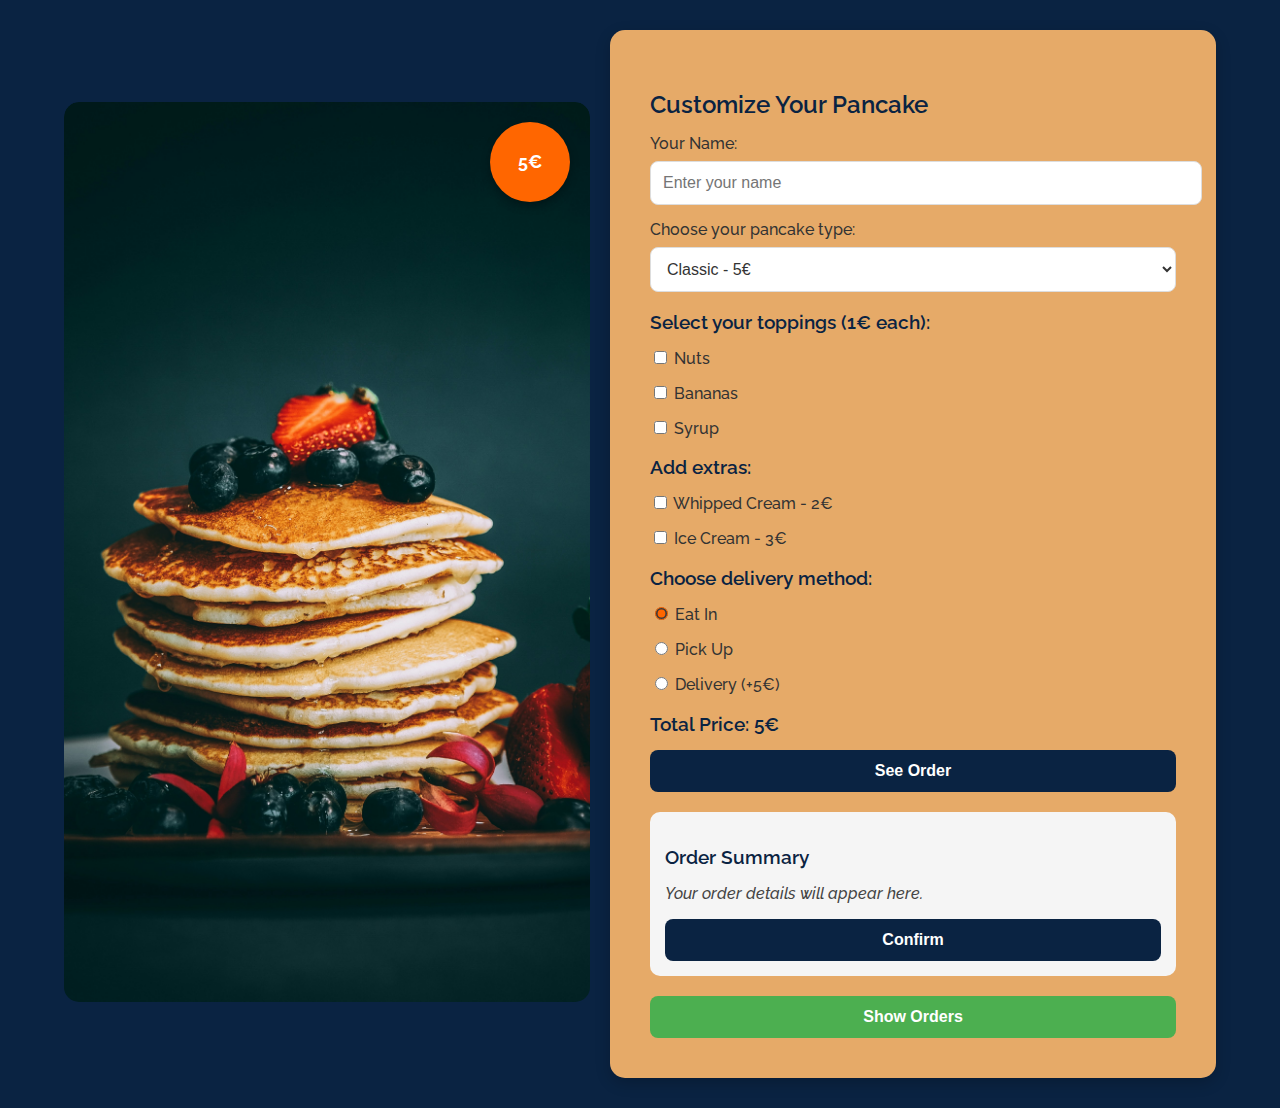
<file: index.html>
<!DOCTYPE html>
<html lang="en">
  <head>
    <meta charset="UTF-8" />
    <title>Pancake Maker</title>
    <link rel="stylesheet" href="style.css" />
  </head>
  <body>
    <div class="container">
      <div class="image-container">
        <img src="pancake.jpeg" alt="Delicious pancakes" />
        <div class="price-banner"><span id="totalPrice">5€</span></div>
      </div>

      <div class="form-container">
        <h2>Customize Your Pancake</h2>

        <form id="pancakeForm">
          <!-- Customer Name -->
          <label for="customerName">Your Name:</label>
          <input
            type="text"
            id="customerName"
            placeholder="Enter your name"
            required
          />

          <!-- Pancake Type -->
          <label for="type">Choose your pancake type:</label>
          <select id="type">
            <option data-price="5" value="Classic">Classic - 5€</option>
            <option data-price="6" value="Chocolate">Chocolate - 6€</option>
            <option data-price="7" value="Blueberry">Blueberry - 7€</option>
          </select>

          <!-- Toppings -->
          <h3>Select your toppings (1€ each):</h3>
          <label
            ><input
              type="checkbox"
              class="topping"
              data-price="1"
              name="nuts"
            />
            Nuts
          </label>
          <label
            ><input
              type="checkbox"
              class="topping"
              data-price="1"
              name="bananas"
            />
            Bananas
          </label>
          <label
            ><input
              type="checkbox"
              class="topping"
              data-price="1"
              name="syrup"
            />
            Syrup
          </label>

          <!-- Extras -->
          <h3>Add extras:</h3>
          <label
            ><input
              type="checkbox"
              class="extra"
              data-price="2"
              name="Whipped-cream"
            />
            Whipped Cream - 2€</label
          >
          <label
            ><input
              type="checkbox"
              class="extra"
              data-price="3"
              name="ice-cream"
            />
            Ice Cream - 3€</label
          >

          <!-- Delivery Method -->
          <h3>Choose delivery method:</h3>
          <label
            ><input
              type="radio"
              name="delivery"
              class="delivery"
              data-price="0"
              checked
              value="Eat-In"
            />
            Eat In</label
          >
          <label
            ><input
              type="radio"
              name="delivery"
              class="delivery"
              data-price="0"
              value="Pick-Up"
            />
            Pick Up</label
          >
          <label
            ><input
              type="radio"
              name="delivery"
              class="delivery"
              data-price="5"
              value="Delivery"
            />
            Delivery (+5€)</label
          >

          <!-- Total Price Display -->
          <h3>Total Price: <span id="totalPriceDisplay">5€</span></h3>

          <!-- See Order Button -->
          <button type="button" id="seeOrder">See Order</button>
        </form>

        <!-- Order Summary Display -->
        <div id="orderSummary">
          <h3>Order Summary</h3>
          <p id="summaryText">Your order details will appear here.</p>
          <button id="confirmOrder" type="button">Confirm</button>
        </div>
        <div class="showOrdersPage">
          <button type="button"><a href="orders.html">Show Orders</a></button>
        </div>
      </div>
    </div>

    <!-- <script src="script.js"></script> -->
    <script src="main.js"></script>
  </body>
</html>
</file>
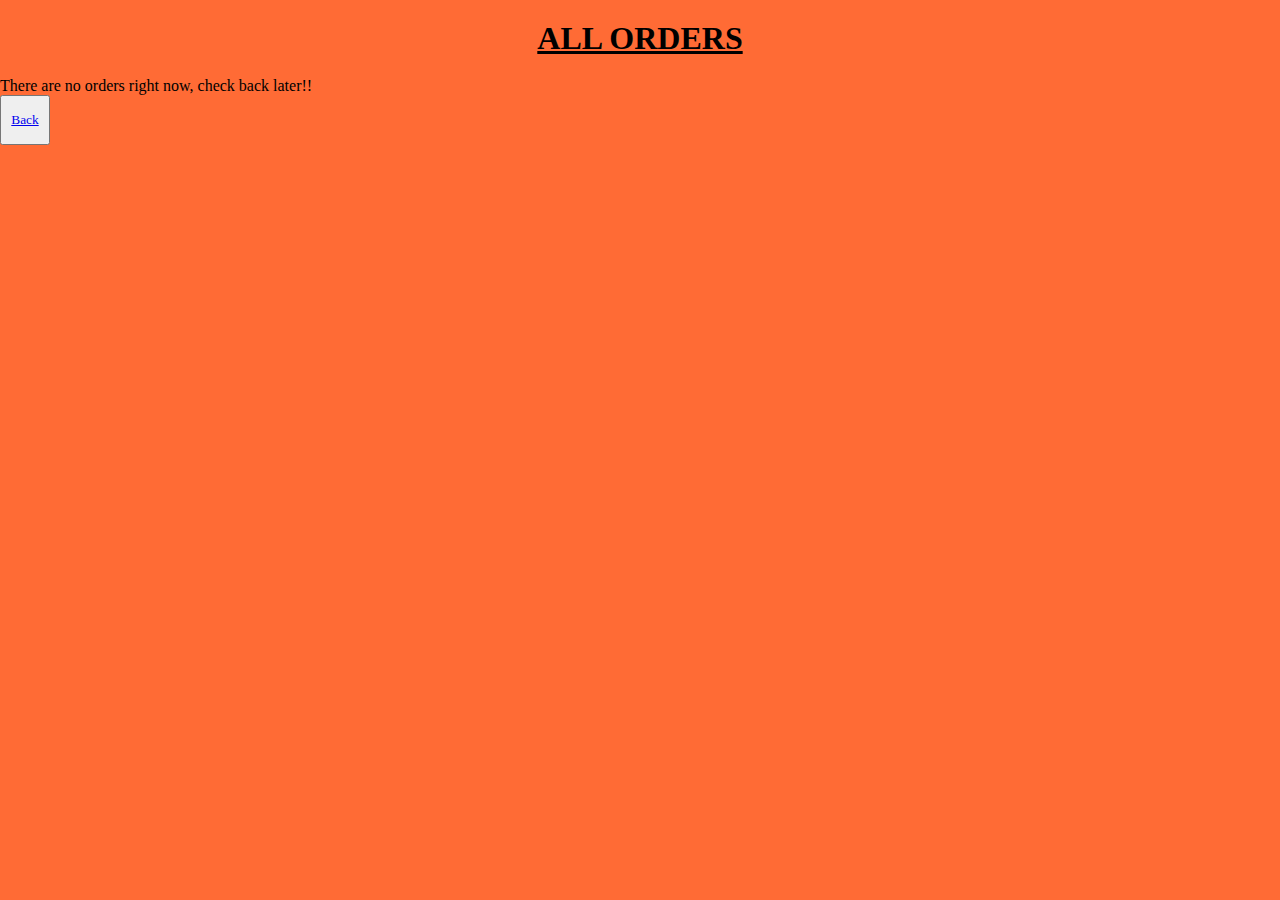
<file: orders.html>
<!DOCTYPE html>
<html lang="en">
  <head>
    <meta charset="UTF-8" />
    <meta name="viewport" content="width=device-width, initial-scale=1.0" />
    <link href="orders.css" rel="stylesheet" />
    <title>Orders</title>
  </head>
  <body>
    <header>
      <h1>ALL ORDERS</h1>
    </header>
    <main>
      <div id="ordersList">
        <div id="ordersDisplay"></div>
      </div>
      <button class="backBtn"><a href="./index.html">Back</a></button>
    </main>

    <script src="orders.js"></script>
  </body>
</html>
</file>
<file: style.css>
@import url("https://fonts.googleapis.com/css2?family=Raleway:ital,wght@0,100..900;1,100..900&display=swap");

body {
  background-color: #0a2342;
  color: #ffffff;
  font-family: "Raleway";
  display: flex;
  justify-content: center;
  align-items: center;
  margin: 0;
  min-height: 100vh;
}

.container {
  display: flex;
  flex-wrap: wrap;
  align-items: center;
  justify-content: center;
  width: 90%;
  max-width: 1200px;
  margin: 30px auto;
  gap: 20px;
}

.image-container {
  flex: 1;
  min-height: 100vh;
  overflow: hidden;
  border-radius: 15px;
  position: relative;
}

.image-container img {
  object-fit: cover;
  width: 100%;
  height: 100vh;
  border-radius: 15px;
}

.price-banner {
  position: absolute;
  top: 20px;
  right: 20px;
  background-color: #ff6600;
  color: white;
  border-radius: 50%;
  width: 80px;
  height: 80px;
  display: flex;
  justify-content: center;
  align-items: center;
  font-size: 18px;
  font-weight: bold;
  box-shadow: 0px 4px 10px rgba(0, 0, 0, 0.3);
}

.form-container {
  flex: 1;
  padding: 40px;
  min-height: 100vh;
  background: #e6aa68;
  border-radius: 15px;
  box-shadow: 0px 5px 15px rgba(0, 0, 0, 0.2);
}

h2,
h3 {
  color: #0a2342;
  margin-bottom: 15px;
  font-weight: 600;
}

label {
  font-weight: 500;
  display: block;
  margin-top: 15px;
  color: #333;
}

input[type="text"],
select {
  width: 100%;
  padding: 12px;
  margin-top: 8px;
  border: 1px solid #ddd;
  border-radius: 8px;
  font-size: 16px;
  background: #fff;
  color: #333;
  transition: 0.3s ease-in-out;
}

input:focus,
select:focus {
  border-color: #ff6600;
  outline: none;
  box-shadow: 0px 0px 8px rgba(255, 102, 0, 0.3);
}

/* 🌟 Checkboxes & Radio Buttons */
input[type="checkbox"],
input[type="radio"] {
  accent-color: #ff6600;
  cursor: pointer;
}

button {
  background: #0a2342;
  color: white;
  padding: 12px 18px;
  border: none;
  border-radius: 8px;
  cursor: pointer;
  font-size: 16px;
  font-weight: bold;
  transition: background 0.3s ease-in-out;
  display: block;
  width: 100%;
  margin-top: 10px;
}

button:hover {
  background: #ff6600;
}

.showOrdersPage {
  text-align: center;
  margin-top: 20px;
}

.showOrdersPage button {
  background: #4caf50;
}

.showOrdersPage button:hover {
  background: #388e3c;
}

button a {
  text-decoration: none;
  color: white;
  font-weight: bold;
}

#orderSummary {
  margin-top: 20px;
  padding: 15px;
  background: #f5f5f5;
  color: #333;
  border-radius: 10px;
}

#summaryText {
  font-style: italic;
  font-weight: 500;
  color: #444;
}

/*  Mobile Responsive */
@media (max-width: 768px) {
  .container {
    flex-direction: column;
    align-items: center;
  }

  .image-container img {
    height: 50vh;
  }

  .form-container {
    width: 100%;
    padding: 30px;
  }

  .price-banner {
    width: 60px;
    height: 60px;
    font-size: 14px;
  }

  button {
    width: 100%;
  }
}
</file>
<file: orders.css>
@import url("https://fonts.googleapis.com/css2?family=Raleway:ital,wght@0,100..900;1,100..900&display=swap");

* {
  box-sizing: border-box;
  font-family: "railway";
  margin: 0;
}

html {
  scroll-behavior: smooth;
  font-size: 16px;
}

body {
  background-color: #ff6b35;
}

#ordersList {
  display: flex;
  flex-flow: column wrap;
  border: 20px solid outset;
}

#orderDisplay {
  display: flex;
  background-color: aqua;
  border: 2px solid black;
}

.orderContainer {
  height: auto;
  width: 40%;
  color: black;
  border: 2px transparent;
  background: #f7c59f;
  margin: 20px;
  padding: 9px;
  border-radius: 6px;
  line-height: 25px;
  font-size: 1.2rem;
  font-weight: 400;
}
h1 {
  margin: 20px;
  text-align: center;
  text-decoration: underline;
}

.order-header {
  display: flex;
  justify-content: space-between;
  align-items: center;
}

.status-indicator {
  width: 20px;
  height: 20px;
  border-radius: 50%;
}

.status-container {
  display: flex;
  align-items: center;
  gap: 10px;
  margin-top: 10px;
}

.delete-order-btn {
  background-color: #ff4d4d;
  color: white;
  border: none;
  padding: 5px 10px;
  border-radius: 3px;
  cursor: pointer;
  transition: background-color 0.3s ease;
}

.delete-order-btn:hover {
  background-color: #ff1a1a;
}

.order-status-select {
  margin-right: 10px;
}
.backBtn {
  width: 50px;
  height: 50px;
  position: relative;
  right: 30;
  top: 30;
}
footer p {
  text-align: center;
}
</file>
